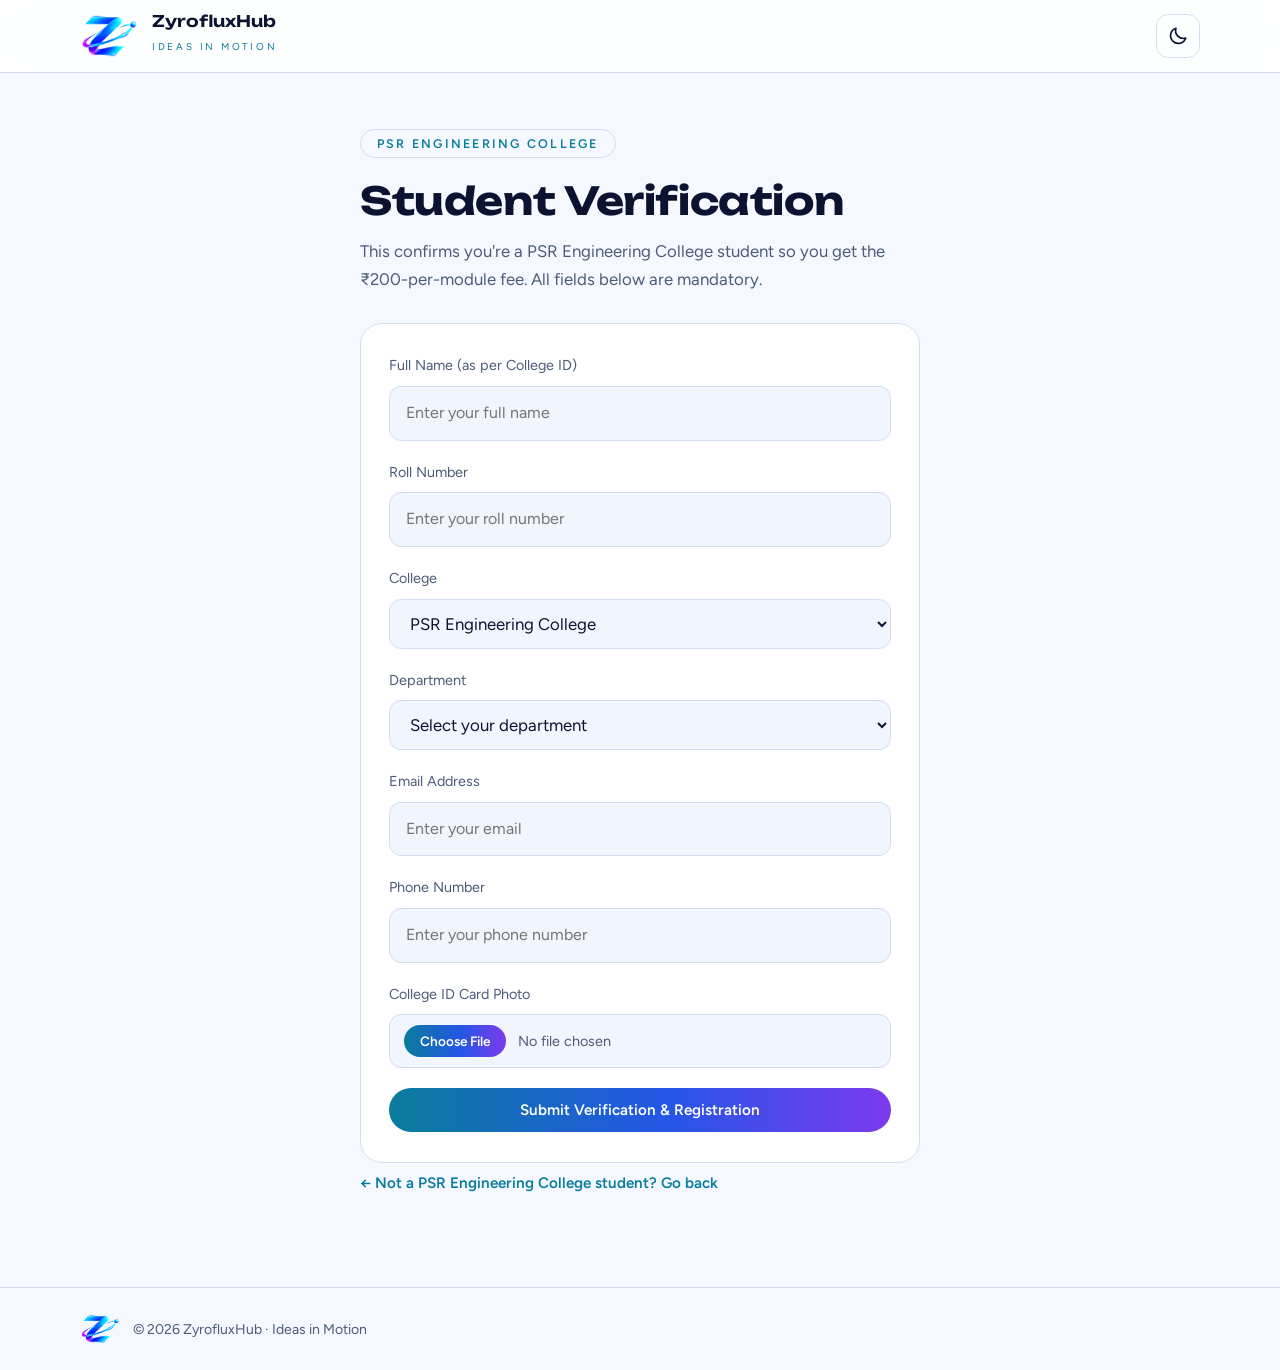
<file: psr-verification.html>
<!DOCTYPE html>
<html lang="en">
<head>
    <meta charset="UTF-8">
    <meta name="viewport" content="width=device-width, initial-scale=1.0, viewport-fit=cover">
    <meta name="theme-color" content="#000000">

    <title>PSR Engineering College — Student Verification | ZyrofluxHub</title>
    <meta name="description" content="PSR Engineering College student verification for ZyrofluxHub course registration.">

    <script>
        (function () {
            var t = null;
            try { t = localStorage.getItem("zh-theme"); } catch (e) {}
            if (t !== "light" && t !== "dark") {
                t = window.matchMedia && window.matchMedia("(prefers-color-scheme: light)").matches ? "light" : "dark";
            }
            document.documentElement.setAttribute("data-theme", t);
        })();
    </script>
    <link rel="preconnect" href="https://fonts.googleapis.com">
    <link rel="stylesheet" href="https://fonts.googleapis.com/css2?family=Unbounded:wght@400;600;700&family=Figtree:wght@400;500;600&display=swap">
    <link rel="icon" href="logo.png">
    <link rel="stylesheet" href="./style.css">

    <style>
        .verify-page { max-width: 720px; margin: 0 auto; padding: 56px var(--gutter) 90px; }
        .verify-badge {
            display: inline-block; font: 600 .78rem var(--body); letter-spacing: .18em; color: var(--cyan);
            border: 1px solid var(--line); border-radius: 999px; padding: 6px 16px; margin-bottom: 20px;
        }
        .verify-page h1 { font: 700 clamp(1.7rem, 4vw, 2.4rem)/1.2 var(--display); letter-spacing: -.01em; margin-bottom: 14px; }
        .verify-page > p.lead { color: var(--mute); max-width: 60ch; margin-bottom: 8px; }
        .verify-summary {
            margin: 22px 0 8px; padding: 14px 18px; border-radius: 14px; font-size: .92rem;
            background: var(--hover-tint); border: 1px solid rgba(34, 211, 238, .35); color: var(--ink);
        }
        .verify-card {
            margin-top: 30px; padding: 30px 28px; border-radius: 22px;
            background: var(--card); border: 1px solid var(--line);
        }
        .verify-thanks { text-align: center; padding: 40px 20px; }
        .verify-thanks .big { font-size: 3rem; margin-bottom: 14px; }
        .verify-thanks h2 { font: 600 1.5rem var(--display); margin-bottom: 10px; }
        .verify-thanks p { color: var(--mute); max-width: 50ch; margin: 0 auto 22px; }
        .back-link { display: inline-flex; align-items: center; gap: 6px; margin-top: 8px; color: var(--cyan); text-decoration: none; font-weight: 600; font-size: .95rem; }
        .back-link:hover { text-decoration: underline; }
        .verify-card input[type="file"] { padding: 10px 14px; font-size: .9rem; color: var(--mute); }
        .verify-card input[type="file"]::file-selector-button {
            margin-right: 12px; padding: 8px 16px; border: 0; border-radius: 999px;
            background: var(--grad); color: var(--on-grad); font: 600 .85rem var(--body); cursor: pointer;
        }
        .mini-footer { border-top: 1px solid var(--line); padding: 26px var(--gutter); display: flex; align-items: center; gap: 12px; color: var(--mute); font-size: .88rem; }
        .mini-footer img { height: 30px; width: auto; }
    </style>
</head>
<body>

    <header class="navbar">
        <div class="nav-container">
            <a href="index.html" class="brand">
                <img src="logo.png" alt="ZyrofluxHub Logo">
                <div class="brand-text">
                    <h2>ZyrofluxHub</h2>
                    <span>IDEAS IN MOTION</span>
                </div>
            </a>
            <button class="theme-toggle" id="themeToggle" type="button" aria-label="Switch to light theme">
                <svg class="icon-sun" viewBox="0 0 24 24" aria-hidden="true"><circle cx="12" cy="12" r="4.2"/><path d="M12 2.5v2.6M12 18.9v2.6M2.5 12h2.6M18.9 12h2.6M5.3 5.3l1.9 1.9M16.8 16.8l1.9 1.9M18.7 5.3l-1.9 1.9M7.2 16.8l-1.9 1.9"/></svg>
                <svg class="icon-moon" viewBox="0 0 24 24" aria-hidden="true"><path d="M20.5 14.2A8.5 8.5 0 0 1 9.8 3.5a8.5 8.5 0 1 0 10.7 10.7Z"/></svg>
            </button>
        </div>
    </header>

    <main class="verify-page">

        <span class="verify-badge">PSR ENGINEERING COLLEGE</span>
        <h1>Student Verification</h1>
        <p class="lead">
            This confirms you're a PSR Engineering College student so you get the
            ₹200-per-module fee. All fields below are mandatory.
        </p>

        <p class="verify-summary" id="interestSummary" hidden></p>

        <div class="verify-card" id="verifyCard">

            <form id="psrForm" name="psr-verification" method="POST" enctype="multipart/form-data" data-netlify="true" netlify-honeypot="bot-field">

                <input type="hidden" name="form-name" value="psr-verification">
                <input type="hidden" name="interest" id="hiddenInterest">
                <p hidden><label>Leave this empty: <input name="bot-field"></label></p>

                <div class="form-group">
                    <label for="pName">Full Name (as per College ID)</label>
                    <input type="text" id="pName" name="name" placeholder="Enter your full name" required>
                </div>

                <div class="form-group">
                    <label for="pRoll">Roll Number</label>
                    <input type="text" id="pRoll" name="roll_no" placeholder="Enter your roll number" required>
                </div>

                <div class="form-group">
                    <label for="pCollege">College</label>
                    <select id="pCollege" name="college" required>
                        <option value="PSR Engineering College" selected>PSR Engineering College</option>
                    </select>
                </div>

                <div class="form-group">
                    <label for="pDepartment">Department</label>
                    <select id="pDepartment" name="department" required>
                        <option value="" disabled selected>Select your department</option>
                        <option value="Computer Science &amp; Engineering (CSE)">Computer Science &amp; Engineering (CSE)</option>
                        <option value="Information Technology (IT)">Information Technology (IT)</option>
                        <option value="Artificial Intelligence &amp; Data Science (AI&amp;DS)">Artificial Intelligence &amp; Data Science (AI&amp;DS)</option>
                        <option value="Artificial Intelligence &amp; Machine Learning (AI&amp;ML)">Artificial Intelligence &amp; Machine Learning (AI&amp;ML)</option>
                        <option value="Electronics &amp; Communication (ECE)">Electronics &amp; Communication (ECE)</option>
                        <option value="Electrical &amp; Electronics (EEE)">Electrical &amp; Electronics (EEE)</option>
                        <option value="Mechanical Engineering">Mechanical Engineering</option>
                        <option value="Civil Engineering">Civil Engineering</option>
                        <option value="BCA / MCA">BCA / MCA</option>
                        <option value="B.Sc / M.Sc (Computer Science)">B.Sc / M.Sc (Computer Science)</option>
                        <option value="Others">Others (not in the list)</option>
                    </select>
                </div>

                <div class="form-group" id="deptOtherBox" hidden>
                    <label for="deptOther">Your Department</label>
                    <input type="text" id="deptOther" name="department_other" placeholder="Type your department">
                </div>

                <div class="form-group">
                    <label for="pEmail">Email Address</label>
                    <input type="email" id="pEmail" name="email" placeholder="Enter your email" required>
                </div>

                <div class="form-group">
                    <label for="pPhone">Phone Number</label>
                    <input type="tel" id="pPhone" name="phone" placeholder="Enter your phone number" inputmode="tel" pattern="[0-9+\-\s]{10,15}" title="Enter a valid phone number (10 to 15 digits)" required>
                </div>

                <div class="form-group">
                    <label for="pIdCard">College ID Card Photo</label>
                    <input type="file" id="pIdCard" name="id_card" accept="image/*,.pdf" required>
                </div>

                <button type="submit" class="primary-btn" style="width:100%">
                    Submit Verification &amp; Registration
                </button>

            </form>

            <div class="verify-thanks" id="verifyThanks" hidden>
                <div class="big">🎓</div>
                <h2>Thanks — you're verified!</h2>
                <p>Your details have been sent to ZyrofluxHub. We'll confirm your seat at the PSR Engineering College rate soon.</p>
                <a class="back-link" href="index.html">← Back to ZyrofluxHub</a>
            </div>

        </div>

        <a class="back-link" href="index.html">← Not a PSR Engineering College student? Go back</a>

    </main>

    <div class="mini-footer">
        <img src="logo.png" alt="">
        <span>© 2026 ZyrofluxHub · Ideas in Motion</span>
    </div>

    <script src="./psr-verification.js"></script>

</body>
</html>
</file>
<file: style.css>
@import url('https://fonts.googleapis.com/css2?family=Unbounded:wght@500;600;700&family=Figtree:wght@400;500;600&display=swap');

/* ---------- Design tokens (from the logo colours) ---------- */
:root {
    /* ---- dark theme (default) ---- */
    --bg: #000;
    --bg-soft: #060a15;
    --card: #0a1020;
    --deep: #000;
    --field: #03050b;
    --line: #1a2440;
    --ink: #eef2fb;
    --mute: #8f9ab3;
    --blue: #2a6bff;
    --cyan: #22d3ee;
    --violet: #a24bff;
    --grad: linear-gradient(90deg, #22d3ee, #2a6bff 55%, #a24bff);
    --on-grad: #000;
    --nav-bg: rgba(0, 0, 0, .82);
    --glow-a: rgba(42, 107, 255, .18);
    --glow-b: rgba(162, 75, 255, .12);
    --hover-tint: rgba(34, 211, 238, .08);
    --panel-grad: linear-gradient(160deg, #0b1330, #03050b 70%);
    --web-grad: radial-gradient(ellipse 60% 100% at 100% 50%, rgba(162, 75, 255, .25), transparent 70%), linear-gradient(135deg, #0b1740, #060a15);
    --img-grad: linear-gradient(135deg, rgba(42, 107, 255, .35), rgba(162, 75, 255, .25) 70%, rgba(34, 211, 238, .2));
    --shadow-glow: 0 0 80px rgba(42, 107, 255, .16);
    --live-bg: rgba(255, 60, 90, .12);
    --live-ink: #ff6b85;
    --art-surface: #0c1530;
    --art-stroke: #2c3d70;
    --art-mute: #6f7da3;
    --art-ink: #dfe7fb;
    --display: 'Unbounded', 'Trebuchet MS', sans-serif;
    --body: 'Figtree', 'Segoe UI', Arial, sans-serif;
    --gutter: max(24px, calc(50% - 560px));
    color-scheme: dark;
}

/* ---- light theme ---- */
:root[data-theme="light"] {
    --bg: #f5f8ff;
    --bg-soft: #e9f0fd;
    --card: #ffffff;
    --deep: #ffffff;
    --field: #f1f5fd;
    --line: #d3ddf1;
    --ink: #0b1330;
    --mute: #4d5b78;
    --blue: #2456e6;
    --cyan: #0a7c9c;
    --violet: #7c3aed;
    --grad: linear-gradient(90deg, #0a7c9c, #2456e6 55%, #7c3aed);
    --on-grad: #fff;
    --nav-bg: rgba(255, 255, 255, .88);
    --glow-a: rgba(36, 86, 230, .14);
    --glow-b: rgba(124, 58, 237, .10);
    --hover-tint: rgba(10, 124, 156, .09);
    --panel-grad: linear-gradient(160deg, #e6eeff, #ffffff 70%);
    --web-grad: radial-gradient(ellipse 60% 100% at 100% 50%, rgba(124, 58, 237, .16), transparent 70%), linear-gradient(135deg, #e0e9ff, #f7f9ff);
    --img-grad: linear-gradient(135deg, rgba(36, 86, 230, .22), rgba(124, 58, 237, .16) 70%, rgba(10, 124, 156, .16));
    --shadow-glow: 0 18px 50px rgba(36, 86, 230, .16);
    --live-bg: rgba(214, 31, 69, .10);
    --live-ink: #c81e45;
    --art-surface: #ffffff;
    --art-stroke: #b7c6ea;
    --art-mute: #8796b8;
    --art-ink: #0b1330;
    color-scheme: light;
}

* { box-sizing: border-box; margin: 0; padding: 0; }
html { scroll-behavior: smooth; scroll-padding-top: 84px; }
body {
    background: var(--bg);
    color: var(--ink);
    font: 400 1.05rem/1.65 var(--body);
    -webkit-font-smoothing: antialiased;
}
img { max-width: 100%; display: block; }
a { color: inherit; }
:focus-visible { outline: 2px solid var(--cyan); outline-offset: 3px; border-radius: 6px; }

/* ---------- Buttons ---------- */
.primary-btn, .secondary-btn, .join-btn, .event-btn {
    display: inline-block;
    font: 600 .95rem var(--body);
    text-decoration: none;
    border-radius: 999px;
    cursor: pointer;
    transition: filter .2s, transform .2s, background .2s;
}
.primary-btn, .join-btn {
    background: var(--grad);
    color: var(--on-grad);
    border: 0;
    padding: 13px 28px;
}
.secondary-btn {
    border: 1px solid var(--line);
    padding: 13px 28px;
    color: var(--ink);
}
.secondary-btn:hover { border-color: var(--cyan); }
.primary-btn:hover, .join-btn:hover { filter: brightness(1.12); transform: translateY(-1px); }
.join-btn { padding: 10px 22px; }

/* ---------- Navbar ---------- */
.navbar {
    position: sticky; top: 0; z-index: 50;
    background: var(--nav-bg);
    -webkit-backdrop-filter: blur(12px);
    backdrop-filter: blur(12px);
    border-bottom: 1px solid var(--line);
}
.nav-container {
    display: flex; align-items: center; justify-content: space-between; gap: 20px;
    padding: 10px var(--gutter);
    min-height: 72px;
}
.brand { display: flex; align-items: center; gap: 12px; text-decoration: none; }
.brand img { height: 44px; width: auto; }
.brand-text h2 { font: 600 1rem/1.1 var(--display); }
.brand-text span { font-size: .62rem; letter-spacing: .28em; color: var(--cyan); }
.nav-menu { display: flex; gap: 26px; font-size: .95rem; }
.nav-menu a { text-decoration: none; color: var(--mute); transition: color .2s; white-space: nowrap; }
.nav-menu a:hover, .nav-menu a.active { color: var(--ink); }
.nav-menu a.active { box-shadow: 0 2px 0 var(--cyan); }

/* ---------- Hero ---------- */
.hero {
    display: grid; grid-template-columns: 1.1fr 1fr; gap: 48px; align-items: center;
    padding: 84px var(--gutter) 96px;
    background:
        radial-gradient(ellipse 50% 60% at 85% 40%, var(--glow-a), transparent 70%),
        radial-gradient(ellipse 35% 40% at 70% 80%, var(--glow-b), transparent 70%);
}
.hero-small {
    display: inline-block;
    font-size: .8rem; letter-spacing: .14em; font-weight: 600; color: var(--cyan);
    border: 1px solid var(--line); border-radius: 999px; padding: 6px 16px; margin-bottom: 26px;
}
.hero h1 {
    font: 700 clamp(2.6rem, 6.4vw, 4.6rem)/1.05 var(--display);
    letter-spacing: -.03em;
}
.hero h1 span {
    background: var(--grad);
    -webkit-background-clip: text; background-clip: text; color: transparent;
}
.hero-description { max-width: 48ch; margin: 26px 0 34px; color: var(--mute); font-size: 1.12rem; }
.hero-buttons { display: flex; gap: 12px; flex-wrap: wrap; }

.hero-card {
    text-align: center;
    padding: 40px 32px;
    border: 1px solid var(--line);
    border-radius: 28px;
    background: var(--panel-grad);
    box-shadow: var(--shadow-glow);
}
.hero-logo {
    width: min(80%, 320px); margin: 0 auto 18px;
    animation: float 6s ease-in-out infinite;
}
.hero-card h3 { font: 600 1.25rem var(--display); margin-bottom: 8px; }
.hero-card p { color: var(--mute); max-width: 32ch; margin: 0 auto; }
@keyframes float { 50% { transform: translateY(-10px); } }

/* ---------- Sections ---------- */
.section { padding: 96px var(--gutter); }
.dark-section, .about-section { background: var(--bg-soft); border-block: 1px solid var(--line); }
.section-heading { margin-bottom: 52px; max-width: 60ch; }
.section-label { font-size: .78rem; font-weight: 600; letter-spacing: .2em; color: var(--cyan); margin-bottom: 12px; }
.section h2 { font: 600 clamp(1.7rem, 3.4vw, 2.4rem)/1.2 var(--display); letter-spacing: -.015em; }
.section-heading > p:last-child { margin-top: 14px; color: var(--mute); }

/* Learning cards */
.cards { display: grid; grid-template-columns: repeat(auto-fit, minmax(min(100%, 240px), 1fr)); gap: 20px; }
.card {
    display: flex; flex-direction: column;
    padding: 30px 26px;
    background: var(--card); border: 1px solid var(--line); border-radius: 20px;
    transition: transform .25s, border-color .25s;
}
.card:hover { transform: translateY(-6px); border-color: var(--blue); }
.card-icon {
    width: 54px; height: 54px; display: grid; place-items: center;
    font-size: 1.6rem; border-radius: 14px; margin-bottom: 20px;
    background: linear-gradient(135deg, rgba(34, 211, 238, .2), rgba(162, 75, 255, .2));
}
.card h3 { font: 600 1.15rem var(--display); margin-bottom: 10px; }
.card p { color: var(--mute); font-size: .98rem; flex: 1; }
.card a { margin-top: 20px; color: var(--cyan); font-weight: 600; text-decoration: none; }
.card a:hover { text-decoration: underline; }

/* Workshops */
.event-grid { display: grid; grid-template-columns: repeat(auto-fit, minmax(min(100%, 280px), 1fr)); gap: 22px; }
.event-card {
    display: flex; flex-direction: column; align-items: flex-start;
    padding: 32px 28px;
    background: var(--deep); border: 1px solid var(--line); border-radius: 20px;
    transition: border-color .25s;
}
.event-card:hover { border-color: var(--violet); }
.event-tag {
    font-size: .72rem; font-weight: 600; letter-spacing: .14em; color: var(--violet);
    border: 1px solid rgba(162, 75, 255, .5); border-radius: 999px; padding: 4px 12px;
}
.event-card h3 { font: 600 1.2rem/1.3 var(--display); margin: 18px 0 10px; }
.event-card p { color: var(--mute); flex: 1; }
.event-info { margin: 20px 0; font-size: .92rem; color: var(--ink); }
.event-btn {
    background: transparent; color: var(--ink);
    border: 1px solid var(--blue); padding: 11px 24px;
}
.event-btn:hover { background: var(--blue); }

/* Courses */
.course-grid { display: grid; grid-template-columns: repeat(auto-fit, minmax(min(100%, 240px), 1fr)); gap: 22px; }
.course-card {
    background: var(--card); border: 1px solid var(--line); border-radius: 20px; overflow: hidden;
    transition: transform .25s, border-color .25s;
}
.course-card:hover { transform: translateY(-6px); border-color: var(--cyan); }
.course-image {
    height: 140px; display: grid; place-items: center; font-size: 3.6rem;
    background: var(--img-grad);
}
.course-content { padding: 24px; }
.course-level { font-size: .7rem; font-weight: 600; letter-spacing: .16em; color: var(--cyan); }
.course-content h3 { font: 600 1.1rem/1.3 var(--display); margin: 10px 0; }
.course-content p { color: var(--mute); font-size: .96rem; }
.course-bottom {
    display: flex; justify-content: space-between; margin-top: 20px; padding-top: 16px;
    border-top: 1px solid var(--line); font-weight: 600; font-size: .92rem;
}
.course-bottom span:last-child { color: var(--cyan); }

.course-actions { display: flex; gap: 10px; margin-top: 18px; }
.course-actions button { flex: 1; margin-top: 0; }
.course-info-btn {
    padding: 11px 12px; font: 600 .9rem var(--body); color: var(--ink);
    background: transparent; border: 1px solid var(--line); border-radius: 999px; cursor: pointer;
    transition: border-color .2s;
}
.course-info-btn:hover { border-color: var(--cyan); }
.course-btn {
    width: 100%; padding: 11px 20px;
    font: 600 .92rem var(--body); color: var(--ink);
    background: transparent; border: 1px solid var(--blue); border-radius: 999px; cursor: pointer;
    transition: background .2s;
}
.course-btn:hover { background: var(--blue); }

/* Course details pop-up */
.course-price { color: var(--cyan); }
body.modal-open { overflow: hidden; }
.modal { position: fixed; inset: 0; z-index: 100; display: grid; place-items: center; padding: 16px; }
.modal[hidden] { display: none; }
.modal-backdrop { position: absolute; inset: 0; background: rgba(0, 0, 0, .7); -webkit-backdrop-filter: blur(4px); backdrop-filter: blur(4px); }
.modal-box {
    position: relative; width: 100%; max-width: 540px; max-height: 90vh; max-height: 90dvh; overflow-y: auto;
    padding: 34px 30px 30px;
    background: var(--card); color: var(--ink);
    border: 1px solid var(--line); border-radius: 24px;
    box-shadow: var(--shadow-glow);
}
.modal-close {
    position: absolute; top: 14px; right: 14px; width: 36px; height: 36px;
    border-radius: 50%; border: 1px solid var(--line); background: transparent;
    color: var(--mute); font-size: 1rem; cursor: pointer;
}
.modal-close:hover { color: var(--ink); border-color: var(--cyan); }
.modal-box h3 { font: 600 1.5rem/1.25 var(--display); margin: 10px 0 12px; padding-right: 32px; }
.modal-desc { color: var(--mute); margin-bottom: 20px; }
.modal-meta { display: flex; gap: 12px; margin-bottom: 24px; }
.modal-meta div { flex: 1; padding: 12px 16px; border: 1px solid var(--line); border-radius: 14px; background: var(--field); }
.modal-meta small { display: block; font-size: .72rem; letter-spacing: .14em; text-transform: uppercase; color: var(--mute); }
.modal-meta b { font: 600 1.1rem var(--display); color: var(--cyan); }
.modal-box h4 { font: 600 .82rem var(--body); letter-spacing: .16em; text-transform: uppercase; color: var(--cyan); margin-bottom: 12px; }
.modal-topics { list-style: none; display: grid; gap: 9px; margin-bottom: 26px; }
.modal-topics li { padding-left: 26px; position: relative; font-size: .98rem; }
.modal-topics li::before { content: "✓"; position: absolute; left: 0; color: var(--cyan); font-weight: 700; }
.modal-actions { display: grid; gap: 10px; }
.modal-enroll { width: 100%; padding: 14px; }
.modal-pay {
    width: 100%; padding: 13px; font: 600 .95rem var(--body); color: var(--cyan);
    background: transparent; border: 1px solid var(--cyan); border-radius: 999px; cursor: pointer;
    transition: background .2s;
}
.modal-pay:hover { background: var(--hover-tint); }
.pay-panel { margin-top: 18px; padding: 18px; border: 1px dashed var(--line); border-radius: 16px; background: var(--field); }
.pay-panel p { margin-bottom: 10px; }
.pay-amount b, .pay-upi b { color: var(--cyan); }
.pay-copy {
    margin-left: 8px; padding: 3px 12px; font: 600 .8rem var(--body); color: var(--ink);
    background: transparent; border: 1px solid var(--line); border-radius: 999px; cursor: pointer;
}
.pay-open { display: block; text-align: center; margin: 4px 0 12px; padding: 12px; }
.pay-note { font-size: .88rem; color: var(--mute); margin-bottom: 0 !important; }
[hidden] { display: none !important; }

/* Module picker in the course pop-up */
.mod-list { list-style: none; display: grid; gap: 8px; margin-bottom: 14px; }
.mod-item label {
    display: flex; align-items: center; gap: 12px; min-height: 46px; padding: 10px 14px;
    border: 1px solid var(--line); border-radius: 12px; background: var(--field); cursor: pointer; font-size: .96rem;
}
.mod-item label:hover { border-color: var(--blue); }
.mod-item input { width: 20px; height: 20px; flex: none; accent-color: var(--cyan); }
.mod-item b { margin-left: auto; padding-left: 10px; color: var(--cyan); font-weight: 600; white-space: nowrap; }
.mod-total {
    display: flex; justify-content: space-between; align-items: center; gap: 12px;
    padding: 14px 16px; margin-bottom: 20px; border-radius: 14px;
    background: rgba(42, 107, 255, .12); border: 1px solid rgba(42, 107, 255, .4);
}
.mod-total b { font: 600 1.25rem var(--display); color: var(--cyan); }
.modal-pay:disabled, .modal-enroll:disabled { opacity: .45; cursor: not-allowed; }

/* Webinars */
.webinar-box {
    display: grid; grid-template-columns: 1.6fr 1fr; gap: 30px; align-items: center;
    padding: 56px 52px; border-radius: 28px;
    background:
        var(--web-grad);
    border: 1px solid var(--line);
}
.live-tag {
    display: inline-block; font-size: .78rem; font-weight: 600; letter-spacing: .14em;
    padding: 5px 14px; border-radius: 999px; background: var(--live-bg); color: var(--live-ink);
    margin-bottom: 20px;
}
.webinar-content h2 { margin-bottom: 14px; }
.webinar-content p { color: var(--mute); max-width: 50ch; margin-bottom: 28px; }
.webinar-icon { font-size: clamp(5rem, 12vw, 9rem); text-align: center; filter: drop-shadow(0 0 40px rgba(34, 211, 238, .4)); }

/* About */
.about-content { display: grid; grid-template-columns: 1fr 1.8fr; gap: 56px; align-items: center; }
.about-logo img {
    width: min(100%, 340px); margin: 0 auto;
}
.about-content h2 { margin-bottom: 18px; }
.about-content p:not(.section-label) { color: var(--mute); margin-bottom: 14px; max-width: 56ch; }
.about-content strong { color: var(--ink); }

/* Contact */
.contact-section .section-heading { margin-inline: auto; text-align: center; }
.contact-box {
    max-width: 640px; margin: 0 auto; padding: 36px;
    background: var(--card); border: 1px solid var(--line); border-radius: 24px;
}
.form-group { display: grid; gap: 8px; margin-bottom: 20px; }
.form-group label { font-size: .9rem; color: var(--mute); }
.form-group input, .form-group textarea, .form-group select {
    width: 100%; font: inherit; color: var(--ink);
    background: var(--field); border: 1px solid var(--line); border-radius: 12px; padding: 13px 16px;
}
.form-group input:focus, .form-group textarea:focus, .form-group select:focus {
    outline: none; border-color: var(--blue); box-shadow: 0 0 0 3px rgba(42, 107, 255, .3);
}
.form-group select { cursor: pointer; }
.form-group select option { background: var(--field); color: var(--ink); }
.form-group textarea { resize: vertical; min-height: 120px; }
.contact-box .primary-btn { width: 100%; padding: 15px; }
.contact-links, .footer-social { display: flex; flex-wrap: wrap; gap: 12px 16px; }
.contact-links { justify-content: center; max-width: 640px; margin: 28px auto 0; }
.contact-links a, .footer-social a {
    display: inline-flex; align-items: center; gap: 10px;
    padding: 10px 20px; border: 1px solid var(--line); border-radius: 999px;
    color: var(--ink); text-decoration: none; font-size: .95rem; font-weight: 500;
    transition: border-color .2s, background .2s;
}
.contact-links a:hover, .footer-social a:hover { border-color: var(--cyan); background: var(--hover-tint); }
.footer-social { grid-column: 1 / -1; padding-top: 22px; border-top: 1px solid var(--line); }
.footer-social a { padding: 7px 16px; font-size: .88rem; color: var(--mute); }
.footer-social a:hover { color: var(--ink); }
.form-status { margin-top: 16px; text-align: center; font-size: .95rem; color: var(--cyan); }

/* Footer */
.footer { border-top: 1px solid var(--line); padding: 44px var(--gutter) 30px; }
.footer-container { display: grid; grid-template-columns: 1fr auto; gap: 28px 40px; align-items: center; }
.footer-brand { display: flex; align-items: center; gap: 14px; }
.footer-brand img { height: 46px; width: auto; }
.footer-brand h3 { font: 600 1rem var(--display); }
.footer-brand p { color: var(--mute); font-size: .9rem; }
.footer-links { display: flex; flex-wrap: wrap; gap: 8px 24px; font-size: .92rem; }
.footer-links a { color: var(--mute); text-decoration: none; }
.footer-links a:hover { color: var(--ink); }
.footer-copy { grid-column: 1 / -1; padding-top: 22px; border-top: 1px solid var(--line); color: var(--mute); font-size: .85rem; }

/* ---------- Scroll reveal (only active when JS is running) ---------- */
.js .reveal { opacity: 0; transform: translateY(26px); transition: opacity .7s ease, transform .7s ease; }
.js .reveal.visible { opacity: 1; transform: none; }

/* ---------- Responsive ---------- */
@media (prefers-reduced-motion: reduce) {
    * { animation: none !important; transition: none !important; scroll-behavior: auto !important; }
    .js .reveal { opacity: 1; transform: none; }
}

/* Instagram / email logos */
.social-icon { width: 22px; height: 22px; flex: none; border-radius: 6px; }
.contact-links a, .footer-social a { display: inline-flex; align-items: center; gap: 10px; }

/* =====================================================
   RESPONSIVE: large desktop, laptop, tablet, Android, iPhone
   ===================================================== */
html { -webkit-text-size-adjust: 100%; text-size-adjust: 100%; }
body {
    overflow-x: hidden;
    padding-left: env(safe-area-inset-left);
    padding-right: env(safe-area-inset-right);
}
.navbar { padding-top: env(safe-area-inset-top); }
.footer { padding-bottom: calc(30px + env(safe-area-inset-bottom)); }
a, button { -webkit-tap-highlight-color: transparent; }

/* comfortable tap size on touch screens */
.primary-btn, .secondary-btn, .join-btn, .event-btn, .course-btn, .course-info-btn {
    display: inline-flex; align-items: center; justify-content: center; text-align: center; min-height: 44px;
}
.pay-open { display: flex; width: 100%; }
.form-group input, .form-group textarea { font-size: max(16px, 1rem); } /* stops iPhone zooming in on inputs */
.contact-links a, .footer-social a { overflow-wrap: anywhere; }

/* menu button (shown on tablets and phones) */
.nav-toggle {
    display: none; flex-direction: column; align-items: center; justify-content: center; gap: 5px;
    width: 44px; height: 44px; padding: 0; cursor: pointer;
    border: 1px solid var(--line); border-radius: 12px; background: transparent;
}
.nav-toggle span { display: block; width: 20px; height: 2px; border-radius: 2px; background: var(--ink); transition: transform .25s, opacity .2s; }
.nav-toggle[aria-expanded="true"] span:nth-child(1) { transform: translateY(7px) rotate(45deg); }
.nav-toggle[aria-expanded="true"] span:nth-child(2) { opacity: 0; }
.nav-toggle[aria-expanded="true"] span:nth-child(3) { transform: translateY(-7px) rotate(-45deg); }

/* large desktop screens */
@media (min-width: 1440px) {
    :root { --gutter: max(24px, calc(50% - 640px)); }
    body { font-size: 1.1rem; }
    .hero { padding-block: 110px 120px; }
}

/* laptops and small desktops */
@media (max-width: 1100px) {
    .nav-menu { gap: 18px; }
    .hero { gap: 32px; }
}

/* tablets and phones: hamburger menu */
@media (max-width: 900px) {
    .nav-toggle { display: flex; }
    .nav-container { position: relative; gap: 12px; min-height: 64px; }
    .join-btn { margin-left: auto; padding: 8px 18px; }

    .nav-menu {
        position: absolute; top: 100%; left: 0; right: 0;
        flex-direction: column; gap: 0;
        padding: 6px var(--gutter) 16px;
        background: var(--bg);
        border-bottom: 1px solid var(--line);
        max-height: calc(100vh - 80px); max-height: calc(100dvh - 80px); overflow-y: auto;
        opacity: 0; visibility: hidden; transform: translateY(-8px);
        transition: opacity .2s, transform .2s, visibility .2s;
    }
    .nav-menu.open { opacity: 1; visibility: visible; transform: none; }
    .nav-menu a { padding: 15px 4px; font-size: 1.05rem; color: var(--ink); border-bottom: 1px solid var(--line); }
    .nav-menu a:last-child { border-bottom: 0; }
    .nav-menu a.active { box-shadow: none; color: var(--cyan); }

    .hero, .about-content, .webinar-box { grid-template-columns: 1fr; }
    .hero { padding-top: 56px; }
    .hero-card { width: 100%; max-width: 520px; margin: 0 auto; }
    .about-content { gap: 32px; }
    .webinar-box { padding: 40px 28px; }
    .webinar-icon { order: -1; text-align: left; }
    .footer-container { grid-template-columns: 1fr; }
    html { scroll-padding-top: 76px; }
}

/* phones */
@media (max-width: 600px) {
    .brand-text span { display: none; }
    .hero { padding: 44px var(--gutter) 64px; gap: 32px; }
    .hero-description { font-size: 1.05rem; }
    .hero-buttons .primary-btn, .hero-buttons .secondary-btn { flex: 1 1 100%; }
    .section { padding-block: 64px; }
    .section-heading { margin-bottom: 36px; }
    .webinar-box { padding: 32px 22px; }
    .contact-box { padding: 24px 18px; }
    .contact-links { flex-direction: column; align-items: stretch; }
    .contact-links a { justify-content: center; }
    .modal { padding: 12px; }
    .modal-box { padding: 28px 20px 22px; }
    .footer-links { gap: 8px 18px; }
}

/* very small phones */
@media (max-width: 380px) {
    .brand img { height: 36px; }
    .brand-text h2 { font-size: .85rem; }
    .join-btn { padding: 8px 14px; font-size: .85rem; }
    .modal-meta { flex-direction: column; }
}

/* phones held sideways */
@media (max-height: 480px) and (orientation: landscape) {
    .hero { padding-block: 32px; }
    .modal-box { max-height: 94vh; max-height: 94dvh; }
}

/* touch screens: no "stuck" hover lift after tapping */
@media (hover: none) {
    .card:hover, .course-card:hover { transform: none; }
}


/* course cards: equal height, buttons on one line */
.course-card { display: flex; flex-direction: column; }
.course-content { flex: 1; display: flex; flex-direction: column; }
.course-content p { flex: 1; }
.course-actions button { white-space: nowrap; padding-inline: 8px; font-size: .88rem; }

/* payment options */
.pay-sub { font-size: .88rem; color: var(--mute); margin-bottom: 10px !important; }
.pay-apps { display: grid; grid-template-columns: 1fr 1fr; gap: 10px; margin-bottom: 14px; }
.pay-app {
    display: flex; align-items: center; justify-content: center; min-height: 46px; padding: 10px;
    border: 1px solid var(--line); border-radius: 12px; background: var(--deep); color: var(--ink);
    font-weight: 600; font-size: .92rem; text-decoration: none; transition: border-color .2s, background .2s;
}
.pay-app:hover { border-color: var(--cyan); background: var(--hover-tint); }
.pay-alt {
    display: flex; align-items: center; justify-content: center; min-height: 46px; margin-bottom: 12px;
    border: 1px solid var(--blue); border-radius: 12px; color: var(--ink); font-weight: 600; text-decoration: none;
}
.pay-alt:hover { background: var(--blue); }

/* How learning works + certificate note */
.path {
    margin-top: 72px; padding: 40px 36px;
    border: 1px solid var(--line); border-radius: 28px;
    background: var(--panel-grad);
}
.path h3 { font: 600 1.5rem var(--display); margin-bottom: 8px; }
.path > p { color: var(--mute); max-width: 60ch; margin-bottom: 28px; }
.path-steps { list-style: none; counter-reset: step; display: grid; grid-template-columns: repeat(auto-fit, minmax(min(100%, 210px), 1fr)); gap: 16px; }
.path-steps li { padding: 22px 20px; background: var(--deep); border: 1px solid var(--line); border-radius: 18px; }
.path-steps li::before {
    counter-increment: step; content: counter(step);
    display: grid; place-items: center; width: 34px; height: 34px; margin-bottom: 14px;
    border-radius: 50%; background: var(--grad); color: var(--on-grad); font: 700 .95rem var(--display);
}
.path-steps b { display: block; font: 600 1rem var(--display); margin-bottom: 6px; }
.path-steps span { color: var(--mute); font-size: .95rem; }
.path-cert {
    display: flex; align-items: center; gap: 12px; margin-top: 24px; padding: 16px 20px;
    border-radius: 16px; background: var(--hover-tint); border: 1px solid rgba(34, 211, 238, .35);
}
.path-cert span { font-size: 1.5rem; }
.path-cert p { font-weight: 600; }
.modal-cert { margin-bottom: 14px; padding: 10px 14px; font-size: .92rem; color: var(--cyan); border: 1px dashed rgba(34, 211, 238, .4); border-radius: 12px; }
@media (max-width: 600px) { .path { margin-top: 52px; padding: 28px 20px; } }

/* ---------- Course artwork ---------- */
.course-image { display: block; height: 150px; padding: 0; overflow: hidden; position: relative; font-size: 0; }
.course-image svg { width: 100%; height: 100%; display: block; transition: transform .6s ease; }
.course-card:hover .course-image svg { transform: scale(1.07); }
.art .s { fill: var(--art-surface); stroke: var(--art-stroke); stroke-width: 1.5; }
.art .m { fill: var(--art-mute); opacity: .5; }
.art .c { fill: var(--cyan); } .art .b { fill: var(--blue); } .art .v { fill: var(--violet); }
.art .ax { fill: none; stroke: var(--art-mute); stroke-width: 2.5; stroke-linecap: round; stroke-linejoin: round; }
.art .edge line { stroke: var(--art-mute); stroke-opacity: .45; stroke-width: 1.2; }
.art text { font-family: ui-monospace, SFMono-Regular, Menlo, Consolas, monospace; font-size: 11.5px; }
.art .t { fill: var(--art-ink); } .art .tc { fill: var(--cyan); } .art .tv { fill: var(--violet); } .art .tb { fill: var(--blue); }
.art .pulse, .art .node, .art .float, .art .rise, .art .blink, .art .dot { transform-box: fill-box; transform-origin: center; }
.art .pulse { animation: art-pulse 2.6s ease-in-out infinite; }
.art .node { animation: art-pulse 3s ease-in-out infinite; }
.art .float { animation: art-float 4s ease-in-out infinite; }
.art .rise { animation: art-rise 3s ease-in infinite; }
.art .rise.r2 { animation-delay: 1s; } .art .rise.r3 { animation-delay: 2s; }
.art .blink { animation: art-blink 1s steps(2, start) infinite; }
.art .dot { animation: art-dot 1.2s ease-in-out infinite; } .art .dot.d2 { animation-delay: .2s; } .art .dot.d3 { animation-delay: .4s; }
@keyframes art-pulse { 50% { transform: scale(1.3); } }
@keyframes art-float { 50% { transform: translateY(-6px); } }
@keyframes art-rise { 0% { transform: translateY(8px); opacity: 0; } 30% { opacity: .9; } 100% { transform: translateY(-38px); opacity: 0; } }
@keyframes art-blink { 50% { opacity: 0; } }
@keyframes art-dot { 50% { opacity: .25; transform: translateY(-3px); } }


/* ---------- Theme toggle ---------- */
.theme-toggle {
    display: grid; place-items: center; flex: none; width: 44px; height: 44px; padding: 0; cursor: pointer;
    border: 1px solid var(--line); border-radius: 12px; background: transparent; color: var(--ink);
    transition: border-color .2s, background .2s;
}
.theme-toggle:hover { border-color: var(--cyan); background: var(--hover-tint); }
.theme-toggle svg { width: 22px; height: 22px; fill: none; stroke: currentColor; stroke-width: 1.8; stroke-linecap: round; stroke-linejoin: round; }
.theme-toggle .icon-moon { display: none; }
:root[data-theme="light"] .theme-toggle .icon-sun { display: none; }
:root[data-theme="light"] .theme-toggle .icon-moon { display: block; }
body { transition: background-color .3s, color .3s; }

@media (max-width: 900px) { .theme-toggle { margin-left: 0; } }
@media (max-width: 430px) { .brand-text { display: none; } }
@media (prefers-reduced-motion: reduce) { .art * { animation: none !important; } }

.art text { white-space: pre; }
@media (min-width: 901px) { .nav-menu { margin: 0 auto; } }

/* fee display on cards */
.course-permod { margin-top: 16px; font-size: .74rem; letter-spacing: .14em; text-transform: uppercase; color: var(--mute); }
.course-content .course-bottom { margin-top: 8px; padding-top: 12px; align-items: flex-start; gap: 22px; }
.course-bottom { justify-content: flex-start !important; }
.course-bottom span, .course-bottom span:last-child { display: flex; flex-direction: column; font-size: .8rem; font-weight: 500; color: var(--mute); line-height: 1.3; text-align: left; }
.course-bottom b { font: 600 1.15rem var(--display); color: var(--cyan); }
.course-bottom span:last-child { text-align: right; }

/* "Who is joining?" picker in the pop-up */
.aud { display: grid; grid-template-columns: repeat(2, 1fr); gap: 8px; margin-bottom: 22px; }
.aud-opt { position: relative; cursor: pointer; }
.aud-opt input { position: absolute; opacity: 0; inset: 0; width: 100%; height: 100%; margin: 0; cursor: pointer; }
.aud-opt span {
    display: flex; flex-direction: column; align-items: center; justify-content: center; gap: 2px; min-height: 58px;
    padding: 8px 6px; text-align: center; font-size: .88rem; font-weight: 600; line-height: 1.25;
    background: var(--field); border: 1px solid var(--line); border-radius: 12px; transition: border-color .2s, background .2s;
}
.aud-opt small { color: var(--cyan); font-weight: 600; font-size: .8rem; }
.aud-opt:hover span { border-color: var(--blue); }
.aud-opt input:checked + span { border-color: var(--cyan); background: var(--hover-tint); box-shadow: 0 0 0 1px var(--cyan) inset; }
.aud-opt input:focus-visible + span { outline: 2px solid var(--cyan); outline-offset: 2px; }
@media (max-width: 380px) { .aud { grid-template-columns: 1fr; } }

/* Course & Payment block on the registration form */
.reg-pay { margin-top: 26px; padding-top: 26px; border-top: 1px dashed var(--line); }
.reg-pay h3 { font: 600 1.1rem var(--display); margin-bottom: 6px; }
.reg-pay-hint { font-size: .9rem; color: var(--mute); margin-bottom: 18px; }
#regPayBox { margin-top: 6px; }
#regPayBox .modal-pay { margin-top: 4px; }

/* ---------- Module syllabus rows (React) ---------- */
.mod-row { display: flex; align-items: center; gap: 10px; }
.mod-row label { flex: 1; }
.mod-toggle {
    flex: none; padding: 6px 12px; font: 600 .78rem var(--body); color: var(--cyan);
    background: transparent; border: 1px solid var(--line); border-radius: 999px; cursor: pointer; white-space: nowrap;
    transition: border-color .2s, background .2s;
}
.mod-toggle:hover { border-color: var(--cyan); background: var(--hover-tint); }
.mod-topics { list-style: none; margin: 10px 0 4px 4px; padding: 12px 16px; display: grid; gap: 7px; border-left: 2px solid var(--cyan); background: var(--field); border-radius: 0 12px 12px 0; }
.mod-topics li { padding-left: 18px; position: relative; font-size: .9rem; color: var(--mute); }
.mod-topics li::before { content: "•"; position: absolute; left: 0; color: var(--cyan); }

/* ---------- Footer ---------- */
.footer { margin-top: 90px; padding: 56px var(--gutter) 34px; border-top: 1px solid var(--line); background: var(--bg-soft); }
.footer-top { display: flex; justify-content: space-between; align-items: flex-start; gap: 40px; flex-wrap: wrap; padding-bottom: 30px; border-bottom: 1px solid var(--line); }
.footer-brand { display: flex; align-items: center; gap: 14px; }
.footer-brand img { height: 50px; width: auto; }
.footer-brand h3 { font: 600 1.1rem var(--display); }
.footer-brand p { color: var(--mute); font-size: .88rem; margin-top: 2px; }
.footer-cert { display: flex; align-items: flex-start; gap: 14px; max-width: 480px; padding: 16px 20px; border-radius: 16px; background: var(--hover-tint); border: 1px solid rgba(34, 211, 238, .35); }
.footer-cert span { font-size: 1.6rem; line-height: 1; }
.footer-cert p { font-size: .92rem; color: var(--ink); }
.footer-links { display: flex; flex-wrap: wrap; gap: 10px 26px; margin-top: 26px; font-size: .92rem; }
.footer-links a { color: var(--mute); text-decoration: none; }
.footer-links a:hover { color: var(--cyan); }
.footer-social { display: flex; flex-wrap: wrap; gap: 12px 20px; margin-top: 18px; }
.footer-social a { display: inline-flex; align-items: center; gap: 8px; color: var(--mute); text-decoration: none; font-size: .9rem; }
.footer-social a:hover { color: var(--cyan); }
.footer-copy { margin-top: 26px; padding-top: 20px; border-top: 1px solid var(--line); color: var(--mute); font-size: .82rem; }
@media (max-width: 640px) { .footer-top { flex-direction: column; } .footer { padding-top: 44px; } }

/* UPI QR code inside the payment panel */
.pay-qr-row { display: flex; gap: 16px; align-items: flex-start; margin-bottom: 10px; }
.pay-qr { flex: none; width: 128px; height: 128px; padding: 8px; background: #fff; border-radius: 12px; border: 1px solid var(--line); }
.pay-qr svg { display: block; width: 100%; height: 100%; }
.pay-qr-info { flex: 1; min-width: 0; }
.pay-qr-hint { font-size: .82rem; color: var(--mute); margin-top: 4px !important; }
@media (max-width: 420px) { .pay-qr-row { flex-direction: column; align-items: center; text-align: center; } }

/* PSR Engineering College verification block (shown only for that audience) */
.psr-verify { margin-top: 6px; }
.psr-verify-inner {
    padding: 22px 22px 20px; border-radius: 18px;
    background: var(--hover-tint); border: 1px solid rgba(34, 211, 238, .4);
    display: grid; gap: 16px;
}
.psr-verify-inner h4 { font: 600 1.02rem var(--display); }
.psr-verify-hint { font-size: .88rem; color: var(--mute); margin-top: -8px; }
.psr-verify-inner .form-group { margin-bottom: 0; }
.psr-verify-inner input[type="file"] {
    padding: 10px 14px; font-size: .9rem; color: var(--mute);
}
.psr-verify-inner input[type="file"]::file-selector-button {
    margin-right: 12px; padding: 8px 16px; border: 0; border-radius: 999px;
    background: var(--grad); color: var(--on-grad); font: 600 .85rem var(--body); cursor: pointer;
}
.psr-id-preview { max-width: 180px; max-height: 120px; border-radius: 10px; border: 1px solid var(--line); object-fit: cover; }

/* Note shown briefly while redirecting a PSR student to the verification page */
.psr-redirect-note {
    margin: -6px 0 4px; padding: 12px 16px; border-radius: 12px; font-size: .9rem;
    background: var(--hover-tint); border: 1px solid rgba(34, 211, 238, .4); color: var(--ink);
}
</file>
